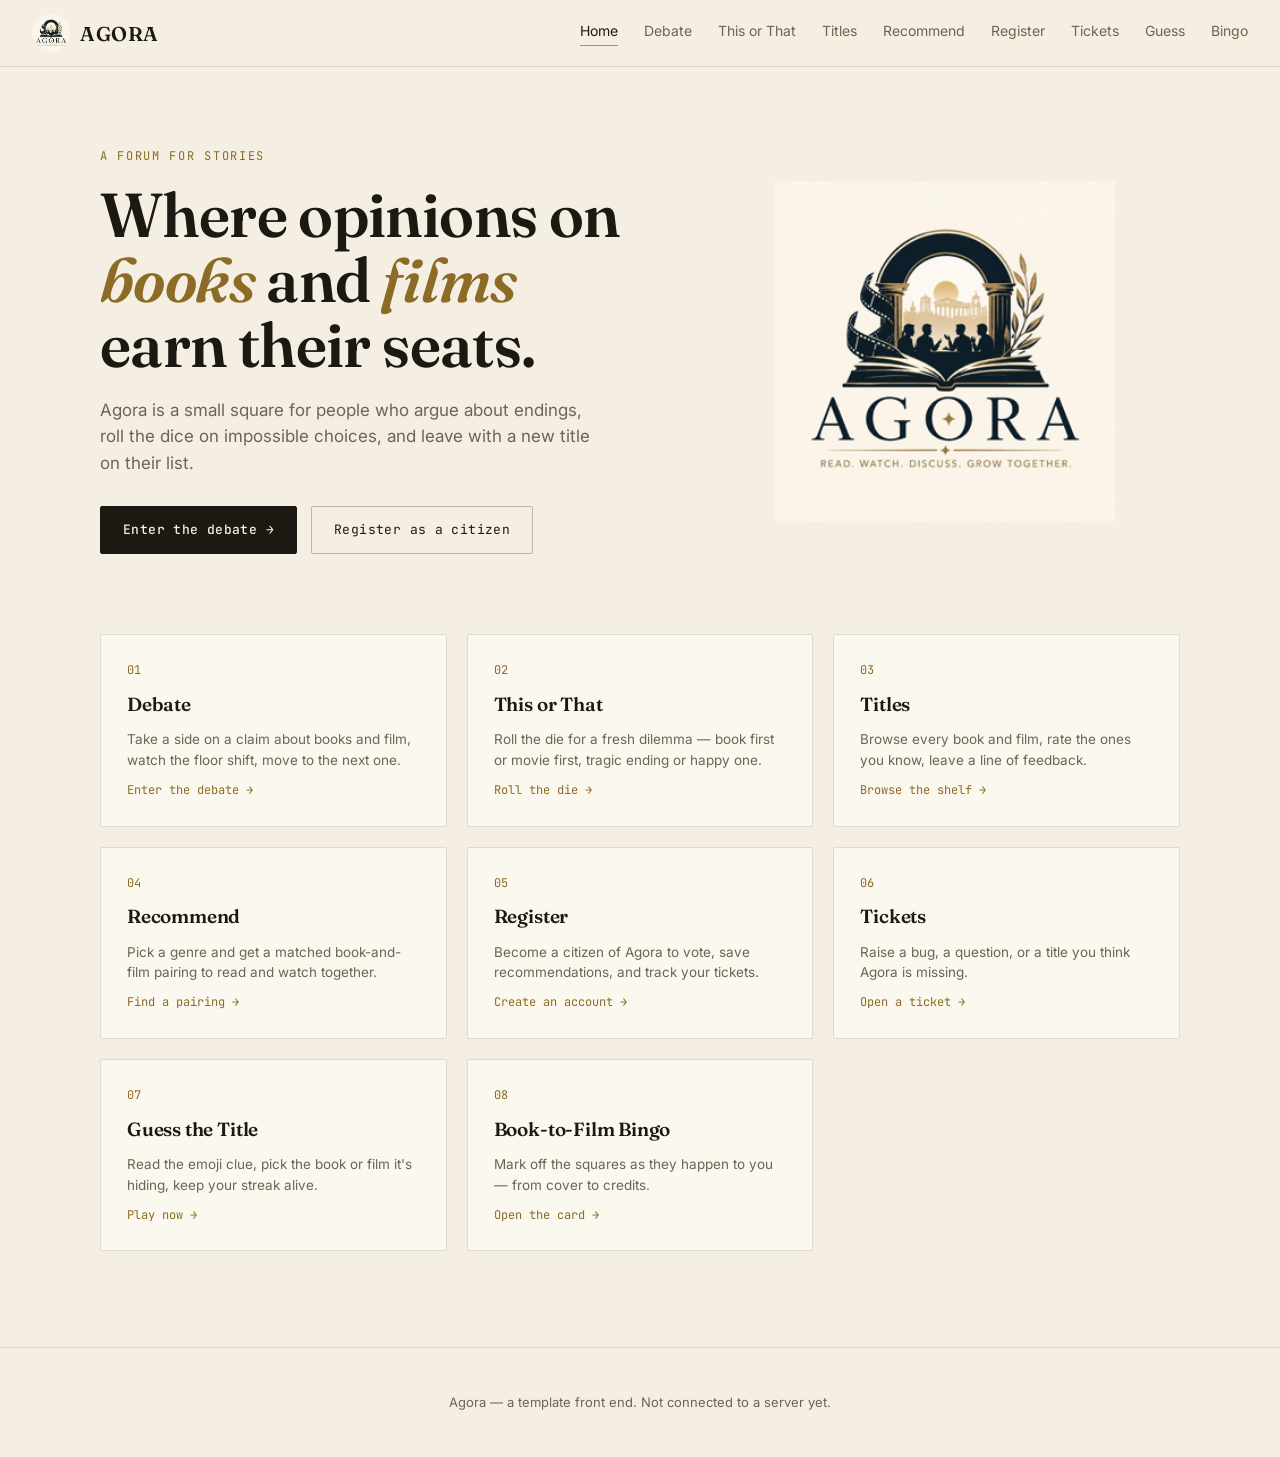
<file: Agora/agora-site/agora/index.html>
<!DOCTYPE html>
<html lang="en">
<head>
<meta charset="UTF-8">
<meta name="viewport" content="width=device-width, initial-scale=1.0">
<title>Agora — Read. Watch. Discuss. Grow together.</title>
<link rel="stylesheet" href="style.css">
</head>
<body>

<div class="topbar">
  <a class="brand" href="index.html"><img src="assets/logo.png" alt="Agora logo"><span>AGORA</span></a>
  <nav>
    <a href="index.html" class="active">Home</a>
    <a href="debate.html">Debate</a>
    <a href="dice.html">This or That</a>
    <a href="titles.html">Titles</a>
    <a href="recommend.html">Recommend</a>
    <a href="register.html">Register</a>
    <a href="tickets.html">Tickets</a>
    <a href="guess.html">Guess</a>
    <a href="bingo.html">Bingo</a>
  </nav>
</div>

<section class="hero">
  <div class="hero-grid">
    <div>
      <div class="eyebrow">A forum for stories</div>
      <h1>Where opinions on <em>books</em> and <em>films</em> earn their seats.</h1>
      <p>Agora is a small square for people who argue about endings, roll the dice on impossible choices, and leave with a new title on their list.</p>
      <div class="hero-cta">
        <a class="btn solid" href="debate.html">Enter the debate →</a>
        <a class="btn" href="register.html">Register as a citizen</a>
      </div>
    </div>
    <div class="hero-logo">
      <img src="assets/logo.png" alt="Agora — Read. Watch. Discuss. Grow together.">
    </div>
  </div>
</section>

<section class="feature-grid">
  <div class="fg-inner">
    <a class="fcard" href="debate.html">
      <span class="num">01</span>
      <h3>Debate</h3>
      <p>Take a side on a claim about books and film, watch the floor shift, move to the next one.</p>
      <span class="go">Enter the debate →</span>
    </a>
    <a class="fcard" href="dice.html">
      <span class="num">02</span>
      <h3>This or That</h3>
      <p>Roll the die for a fresh dilemma — book first or movie first, tragic ending or happy one.</p>
      <span class="go">Roll the die →</span>
    </a>
    <a class="fcard" href="titles.html">
      <span class="num">03</span>
      <h3>Titles</h3>
      <p>Browse every book and film, rate the ones you know, leave a line of feedback.</p>
      <span class="go">Browse the shelf →</span>
    </a>
    <a class="fcard" href="recommend.html">
      <span class="num">04</span>
      <h3>Recommend</h3>
      <p>Pick a genre and get a matched book-and-film pairing to read and watch together.</p>
      <span class="go">Find a pairing →</span>
    </a>
    <a class="fcard" href="register.html">
      <span class="num">05</span>
      <h3>Register</h3>
      <p>Become a citizen of Agora to vote, save recommendations, and track your tickets.</p>
      <span class="go">Create an account →</span>
    </a>
    <a class="fcard" href="tickets.html">
      <span class="num">06</span>
      <h3>Tickets</h3>
      <p>Raise a bug, a question, or a title you think Agora is missing.</p>
      <span class="go">Open a ticket →</span>
    </a>
    <a class="fcard" href="guess.html">
      <span class="num">07</span>
      <h3>Guess the Title</h3>
      <p>Read the emoji clue, pick the book or film it's hiding, keep your streak alive.</p>
      <span class="go">Play now →</span>
    </a>
    <a class="fcard" href="bingo.html">
      <span class="num">08</span>
      <h3>Book-to-Film Bingo</h3>
      <p>Mark off the squares as they happen to you — from cover to credits.</p>
      <span class="go">Open the card →</span>
    </a>
  </div>
</section>

<footer>Agora — a template front end. Not connected to a server yet.</footer>
</body>
</html>
</file>
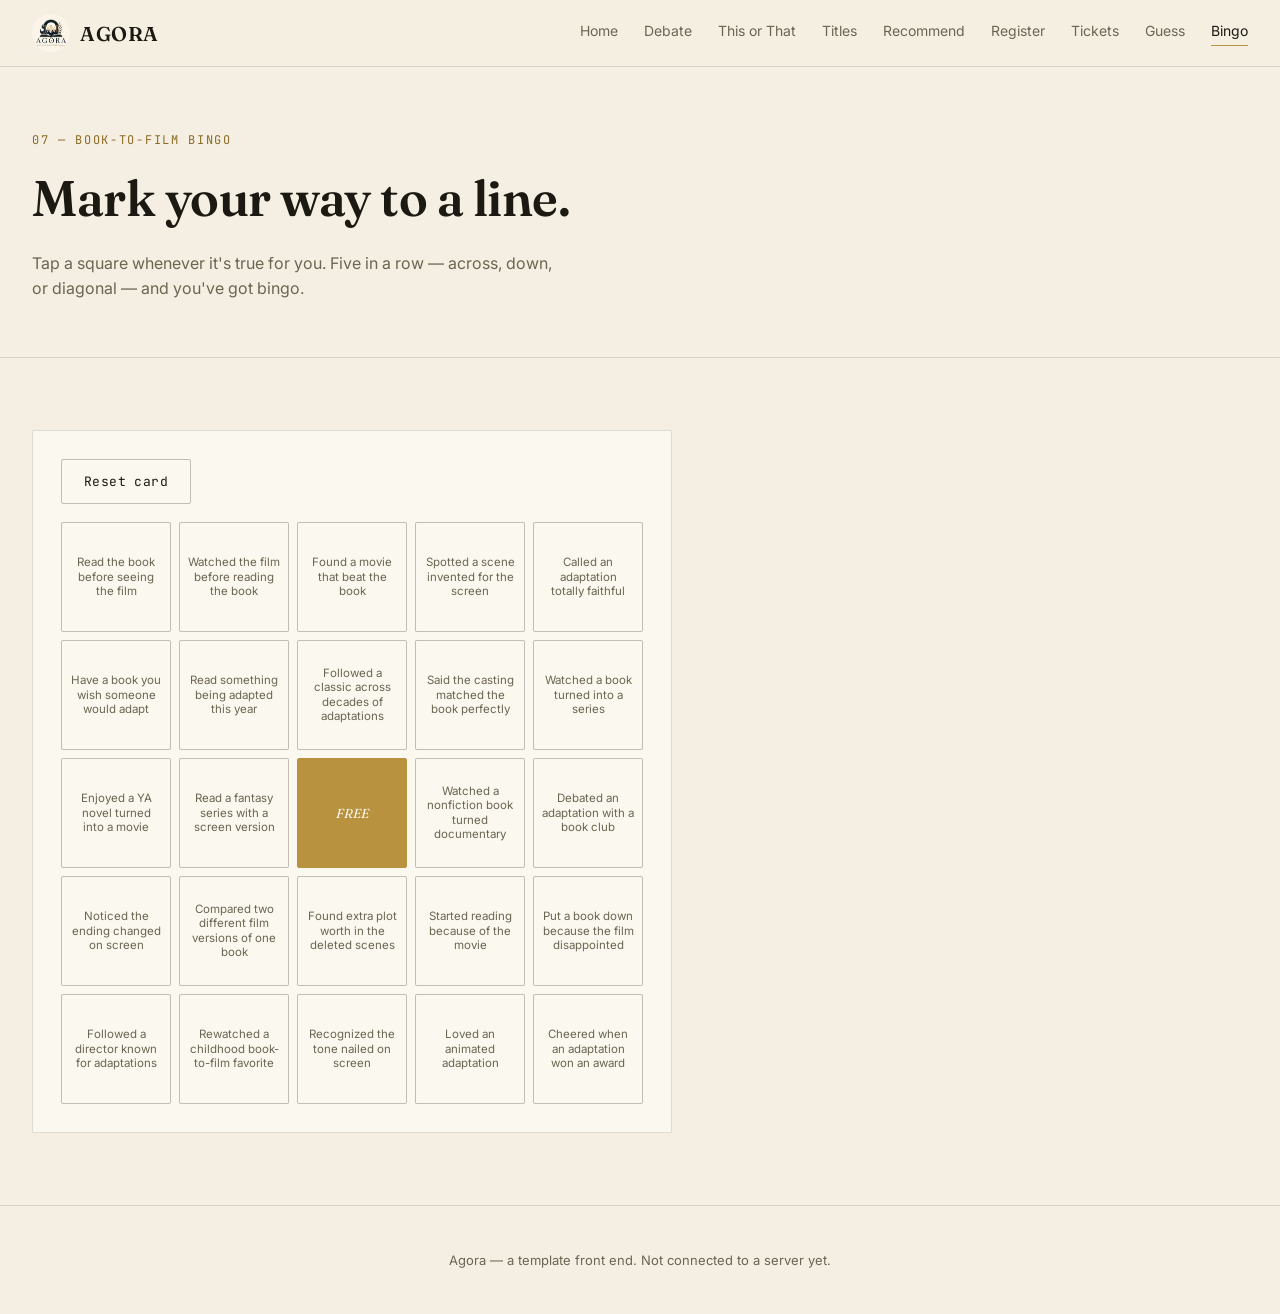
<file: Agora/agora-site/agora/bingo.html>
<!DOCTYPE html>
<html lang="en">
<head>
<meta charset="UTF-8">
<meta name="viewport" content="width=device-width, initial-scale=1.0">
<title>Book-to-Film Bingo — Agora</title>
<link rel="stylesheet" href="style.css">
</head>
<body>

<div class="topbar">
  <a class="brand" href="index.html"><img src="assets/logo.png" alt="Agora logo"><span>AGORA</span></a>
  <nav>
    <a href="index.html">Home</a>
    <a href="debate.html">Debate</a>
    <a href="dice.html">This or That</a>
    <a href="titles.html">Titles</a>
    <a href="recommend.html">Recommend</a>
    <a href="register.html">Register</a>
    <a href="tickets.html">Tickets</a>
    <a href="guess.html">Guess</a>
    <a href="bingo.html" class="active">Bingo</a>
  </nav>
</div>

<div class="pagehead">
  <div class="eyebrow">07 — Book-to-Film Bingo</div>
  <h1>Mark your way to a line.</h1>
  <p>Tap a square whenever it's true for you. Five in a row — across, down, or diagonal — and you've got bingo.</p>
</div>

<section class="stall">
  <div class="card bingo-wrap">
    <div class="bingo-top">
      <span class="bingo-banner" id="bingoBanner">Bingo! Five in a row.</span>
      <button class="btn" onclick="resetBingo()">Reset card</button>
    </div>
    <div class="bingo-grid" id="bingoGrid"></div>
  </div>
</section>

<footer>Agora — a template front end. Not connected to a server yet.</footer>
<script src="script.js"></script>
</body>
</html>
</file>
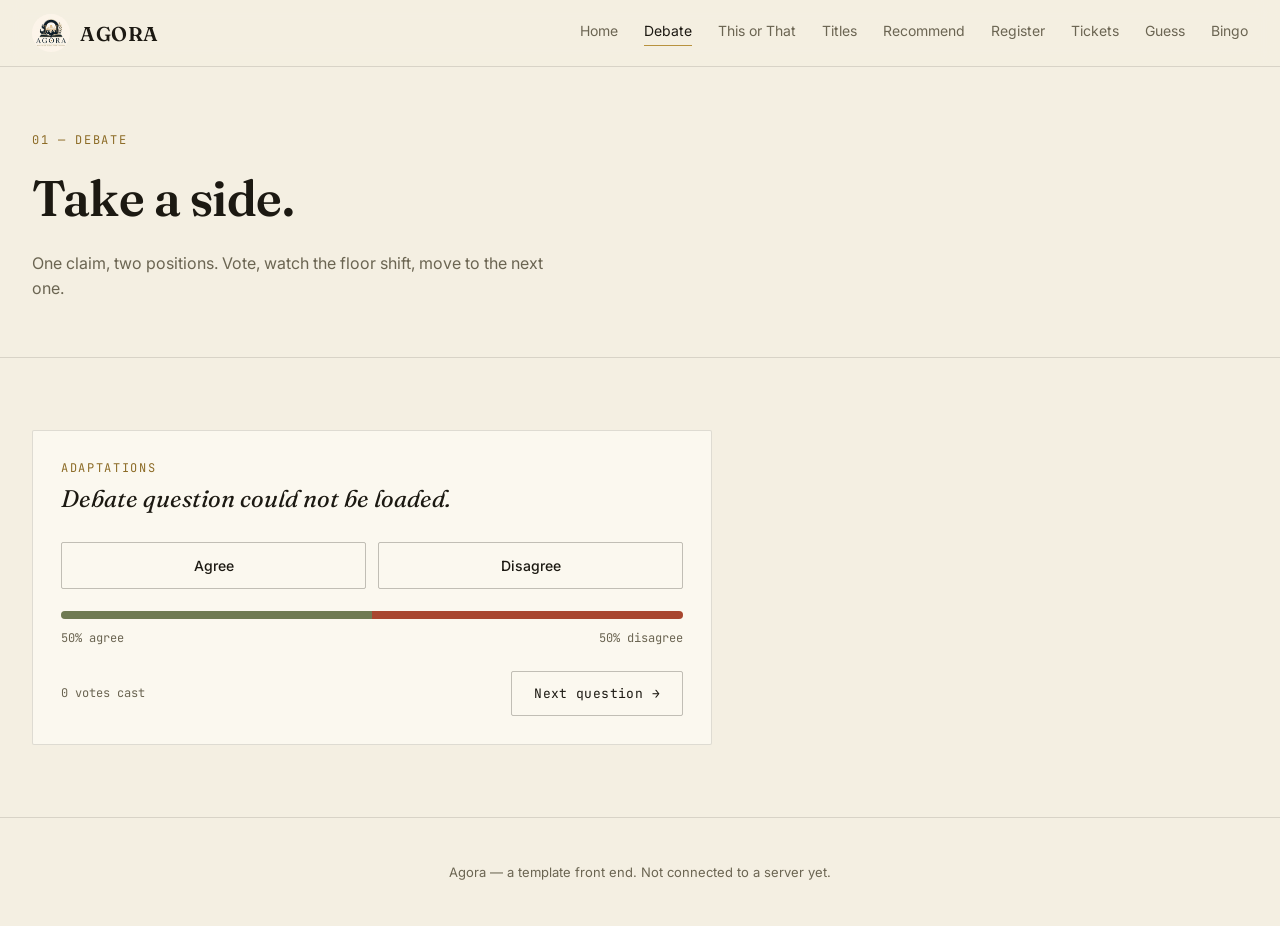
<file: Agora/agora-site/agora/debate.html>
<!DOCTYPE html>
<html lang="en">
<head>
<meta charset="UTF-8">
<meta name="viewport" content="width=device-width, initial-scale=1.0">
<title>Debate — Agora</title>
<link rel="stylesheet" href="style.css">
</head>
<body>

<div class="topbar">
  <a class="brand" href="index.html"><img src="assets/logo.png" alt="Agora logo"><span>AGORA</span></a>
  <nav>
    <a href="index.html">Home</a>
    <a href="debate.html" class="active">Debate</a>
    <a href="dice.html">This or That</a>
    <a href="titles.html">Titles</a>
    <a href="recommend.html">Recommend</a>
    <a href="register.html">Register</a>
    <a href="tickets.html">Tickets</a>
    <a href="guess.html">Guess</a>
    <a href="bingo.html">Bingo</a>
  </nav>
</div>

<div class="pagehead">
  <div class="eyebrow">01 — Debate</div>
  <h1>Take a side.</h1>
  <p>One claim, two positions. Vote, watch the floor shift, move to the next one.</p>
</div>

<section class="stall">
  <div class="card debate-card">
    <div class="eyebrow" id="debateTag">Adaptations</div>
    <div class="debate-q" id="debateQ">The movie adaptation can surpass the book.</div>
    <div class="vote-row">
      <button class="vote-btn agree" onclick="vote('agree')">Agree</button>
      <button class="vote-btn disagree" onclick="vote('disagree')">Disagree</button>
    </div>
    <div class="bar-track"><div class="bar-agree" id="barAgree" style="width:50%"></div><div class="bar-disagree" id="barDisagree" style="width:50%"></div></div>
    <div class="bar-meta"><span id="pctAgree">50% agree</span><span id="pctDisagree">50% disagree</span></div>
    <div class="debate-foot">
      <span class="tally" id="debateTally">0 votes cast</span>
      <button class="btn" onclick="nextDebate()">Next question →</button>
    </div>
  </div>
</section>

<footer>Agora — a template front end. Not connected to a server yet.</footer>
<script src="script.js"></script>
</body>
</html>
</file>
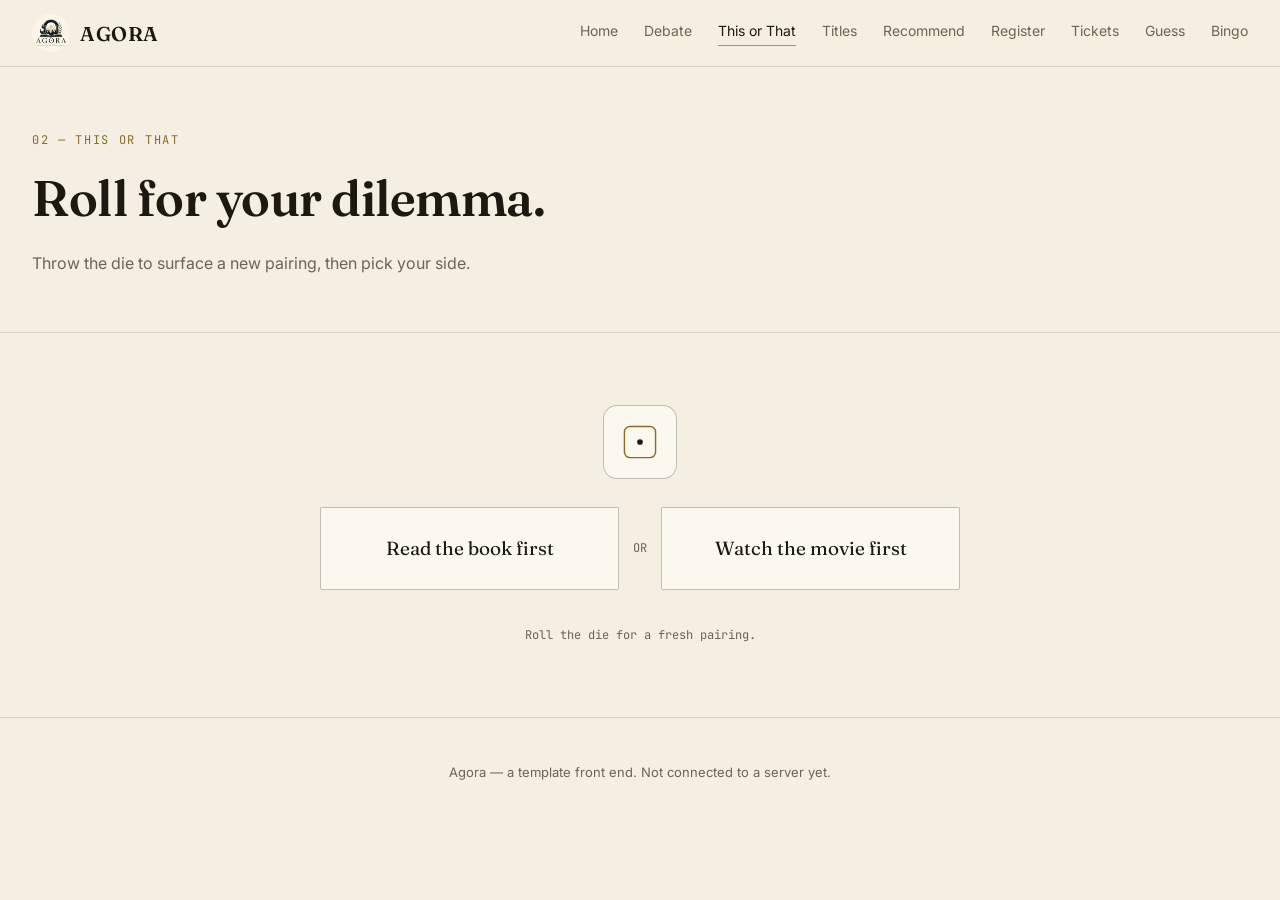
<file: Agora/agora-site/agora/dice.html>
<!DOCTYPE html>
<html lang="en">
<head>
<meta charset="UTF-8">
<meta name="viewport" content="width=device-width, initial-scale=1.0">
<title>This or That — Agora</title>
<link rel="stylesheet" href="style.css">
</head>
<body>

<div class="topbar">
  <a class="brand" href="index.html"><img src="assets/logo.png" alt="Agora logo"><span>AGORA</span></a>
  <nav>
    <a href="index.html">Home</a>
    <a href="debate.html">Debate</a>
    <a href="dice.html" class="active">This or That</a>
    <a href="titles.html">Titles</a>
    <a href="recommend.html">Recommend</a>
    <a href="register.html">Register</a>
    <a href="tickets.html">Tickets</a>
    <a href="guess.html">Guess</a>
    <a href="bingo.html">Bingo</a>
  </nav>
</div>

<div class="pagehead">
  <div class="eyebrow">02 — This or That</div>
  <h1>Roll for your dilemma.</h1>
  <p>Throw the die to surface a new pairing, then pick your side.</p>
</div>

<section class="stall">
  <div class="dice-zone">
    <div class="dice" id="diceBtn" onclick="rollDice()" role="button" aria-label="Roll the die" tabindex="0">
      <svg viewBox="0 0 24 24" id="diceFace">
        <rect x="1" y="1" width="22" height="22" rx="4" fill="none" stroke="var(--gold-dark)"/>
        <circle class="pip" cx="12" cy="12" r="2"/>
      </svg>
    </div>
    <div class="tot-pair">
      <div class="tot-option" id="totA" onclick="pickTot('a')">Read the book first</div>
      <div class="tot-vs">OR</div>
      <div class="tot-option" id="totB" onclick="pickTot('b')">Watch the movie first</div>
    </div>
    <div class="tot-result" id="totResult">Roll the die for a fresh pairing.</div>
  </div>
</section>

<footer>Agora — a template front end. Not connected to a server yet.</footer>
<script src="script.js"></script>
</body>
</html>
</file>
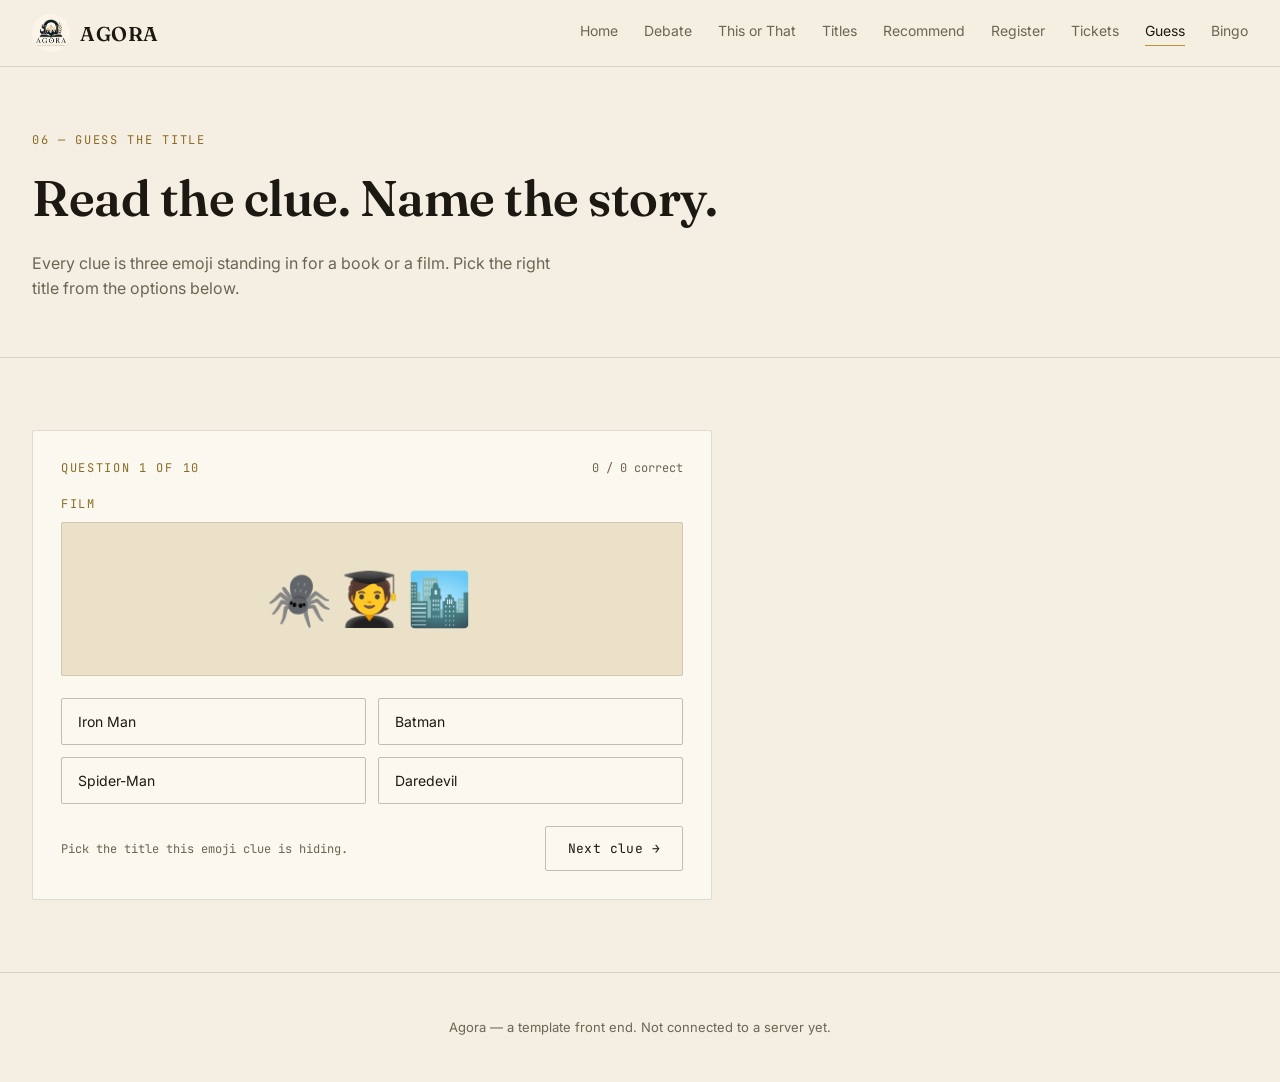
<file: Agora/agora-site/agora/guess.html>
<!DOCTYPE html>
<html lang="en">
<head>
<meta charset="UTF-8">
<meta name="viewport" content="width=device-width, initial-scale=1.0">
<title>Guess the Title — Agora</title>
<link rel="stylesheet" href="style.css">
</head>
<body>

<div class="topbar">
  <a class="brand" href="index.html"><img src="assets/logo.png" alt="Agora logo"><span>AGORA</span></a>
  <nav>
    <a href="index.html">Home</a>
    <a href="debate.html">Debate</a>
    <a href="dice.html">This or That</a>
    <a href="titles.html">Titles</a>
    <a href="recommend.html">Recommend</a>
    <a href="register.html">Register</a>
    <a href="tickets.html">Tickets</a>
    <a href="guess.html" class="active">Guess</a>
    <a href="bingo.html">Bingo</a>
  </nav>
</div>

<div class="pagehead">
  <div class="eyebrow">06 — Guess the Title</div>
  <h1>Read the clue. Name the story.</h1>
  <p>Every clue is three emoji standing in for a book or a film. Pick the right title from the options below.</p>
</div>

<section class="stall">
  <div class="card guess-card">
    <div class="guess-progress">
      <span class="eyebrow" id="guessCount">Question 1 of 10</span>
      <span class="score-pill" id="scorePill">0 / 0 correct</span>
    </div>
    <div class="eyebrow" id="guessType" style="margin-bottom:8px;">Film</div>
    <div class="emoji-clue" id="emojiClue">🕷️🧑‍🎓🏙️</div>
    <div class="option-grid" id="optionGrid"></div>
    <div class="guess-foot">
      <span class="guess-feedback" id="guessFeedback">Pick the title this emoji clue is hiding.</span>
      <button class="btn" onclick="nextGuess()">Next clue →</button>
    </div>
  </div>
</section>

<footer>Agora — a template front end. Not connected to a server yet.</footer>
<script src="script.js"></script>
</body>
</html>
</file>
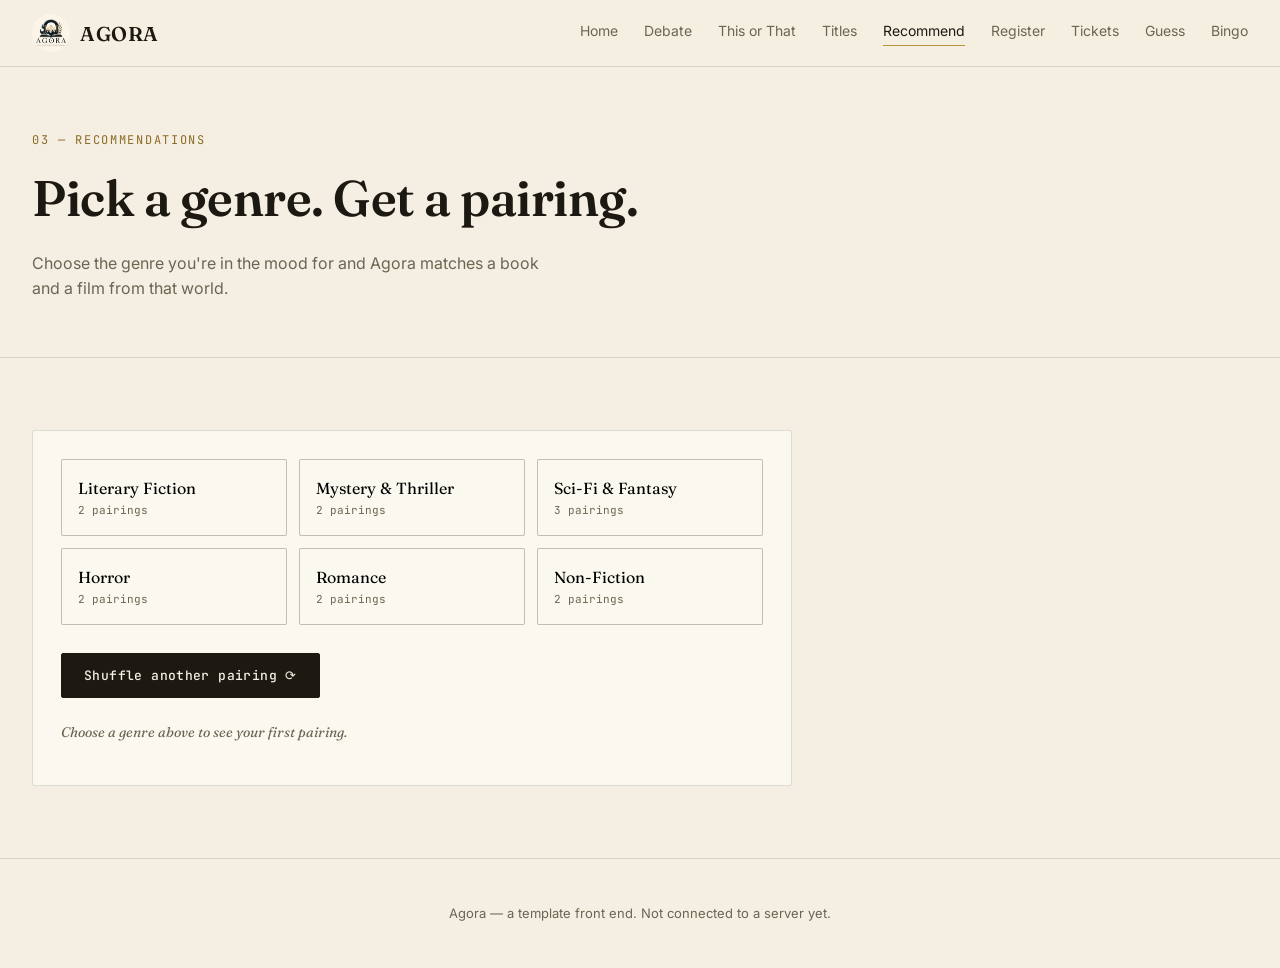
<file: Agora/agora-site/agora/recommend.html>
<!DOCTYPE html>
<html lang="en">
<head>
<meta charset="UTF-8">
<meta name="viewport" content="width=device-width, initial-scale=1.0">
<title>Recommend — Agora</title>
<link rel="stylesheet" href="style.css">
</head>
<body>

<div class="topbar">
  <a class="brand" href="index.html"><img src="assets/logo.png" alt="Agora logo"><span>AGORA</span></a>
  <nav>
    <a href="index.html">Home</a>
    <a href="debate.html">Debate</a>
    <a href="dice.html">This or That</a>
    <a href="titles.html">Titles</a>
    <a href="recommend.html" class="active">Recommend</a>
    <a href="register.html">Register</a>
    <a href="tickets.html">Tickets</a>
    <a href="guess.html">Guess</a>
    <a href="bingo.html">Bingo</a>
  </nav>
</div>

<div class="pagehead">
  <div class="eyebrow">03 — Recommendations</div>
  <h1>Pick a genre. Get a pairing.</h1>
  <p>Choose the genre you're in the mood for and Agora matches a book and a film from that world.</p>
</div>

<section class="stall">
  <div class="card" style="max-width:760px;">
    <div class="genre-grid" id="genreGrid"></div>
    <div class="rec-actions">
      <button class="btn solid" onclick="shufflePairing()">Shuffle another pairing ⟳</button>
    </div>
    <p class="rec-empty" id="recEmpty">Choose a genre above to see your first pairing.</p>
    <div class="rec-result" id="recResult">
      <div class="rec-item">
        <span class="eyebrow" id="recGenre">Genre</span>
        <h3 id="recBook">—</h3>
        <p id="recBookNote">—</p>
      </div>
      <div class="rec-item">
        <span class="eyebrow">Film</span>
        <h3 id="recFilm">—</h3>
        <p id="recFilmNote">—</p>
      </div>
    </div>
  </div>
</section>

<footer>Agora — a template front end. Not connected to a server yet.</footer>
<script src="script.js"></script>
</body>
</html>
</file>
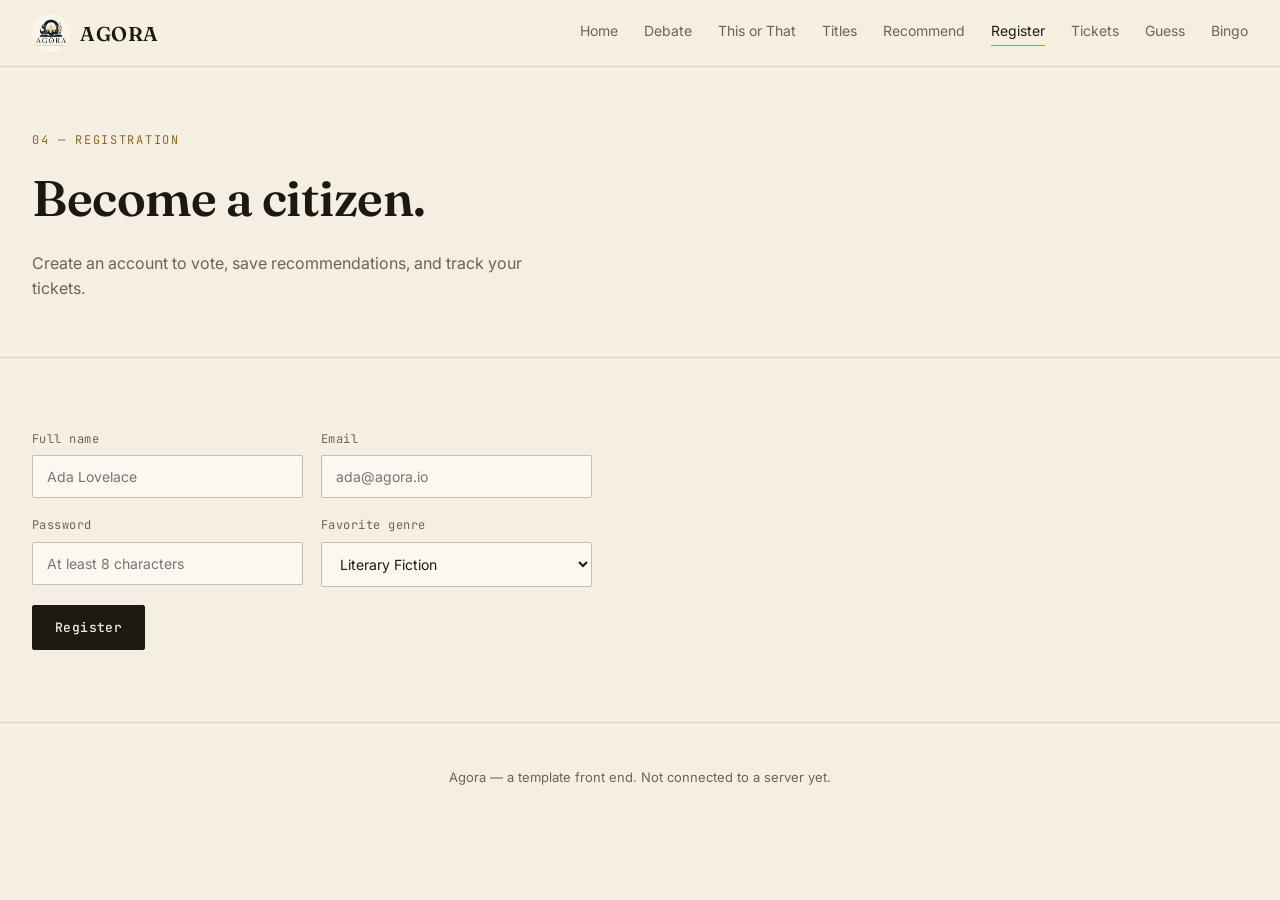
<file: Agora/agora-site/agora/register.html>
<!DOCTYPE html>
<html lang="en">
<head>
<meta charset="UTF-8">
<meta name="viewport" content="width=device-width, initial-scale=1.0">
<title>Register — Agora</title>
<link rel="stylesheet" href="style.css">
</head>
<body>

<div class="topbar">
  <a class="brand" href="index.html"><img src="assets/logo.png" alt="Agora logo"><span>AGORA</span></a>
  <nav>
    <a href="index.html">Home</a>
    <a href="debate.html">Debate</a>
    <a href="dice.html">This or That</a>
    <a href="titles.html">Titles</a>
    <a href="recommend.html">Recommend</a>
    <a href="register.html" class="active">Register</a>
    <a href="tickets.html">Tickets</a>
    <a href="guess.html">Guess</a>
    <a href="bingo.html">Bingo</a>
  </nav>
</div>

<div class="pagehead">
  <div class="eyebrow">04 — Registration</div>
  <h1>Become a citizen.</h1>
  <p>Create an account to vote, save recommendations, and track your tickets.</p>
</div>

<section class="stall">
  <form class="form-grid" id="registerForm" onsubmit="submitRegister(event)">
    <div class="field">
      <label for="regName">Full name</label>
      <input id="regName" required placeholder="Ada Lovelace">
    </div>
    <div class="field">
      <label for="regEmail">Email</label>
      <input id="regEmail" type="email" required placeholder="ada@agora.io">
    </div>
    <div class="field">
      <label for="regPass">Password</label>
      <input id="regPass" type="password" required minlength="8" placeholder="At least 8 characters">
    </div>
    <div class="field">
      <label for="regGenre">Favorite genre</label>
      <select id="regGenre">
        <option>Literary Fiction</option>
        <option>Mystery & Thriller</option>
        <option>Sci-Fi & Fantasy</option>
        <option>Horror</option>
        <option>Romance</option>
        <option>Non-Fiction</option>
      </select>
    </div>
    <div class="field full">
      <button class="btn solid" type="submit" style="width:fit-content;">Register</button>
    </div>
  </form>
  <div class="success" id="registerSuccess">
    <h3>Welcome to the square.</h3>
    <p id="successMsg">Your seat is reserved. You can now vote, roll, and open tickets.</p>
  </div>
</section>

<footer>Agora — a template front end. Not connected to a server yet.</footer>
<script src="script.js"></script>
</body>
</html>
</file>
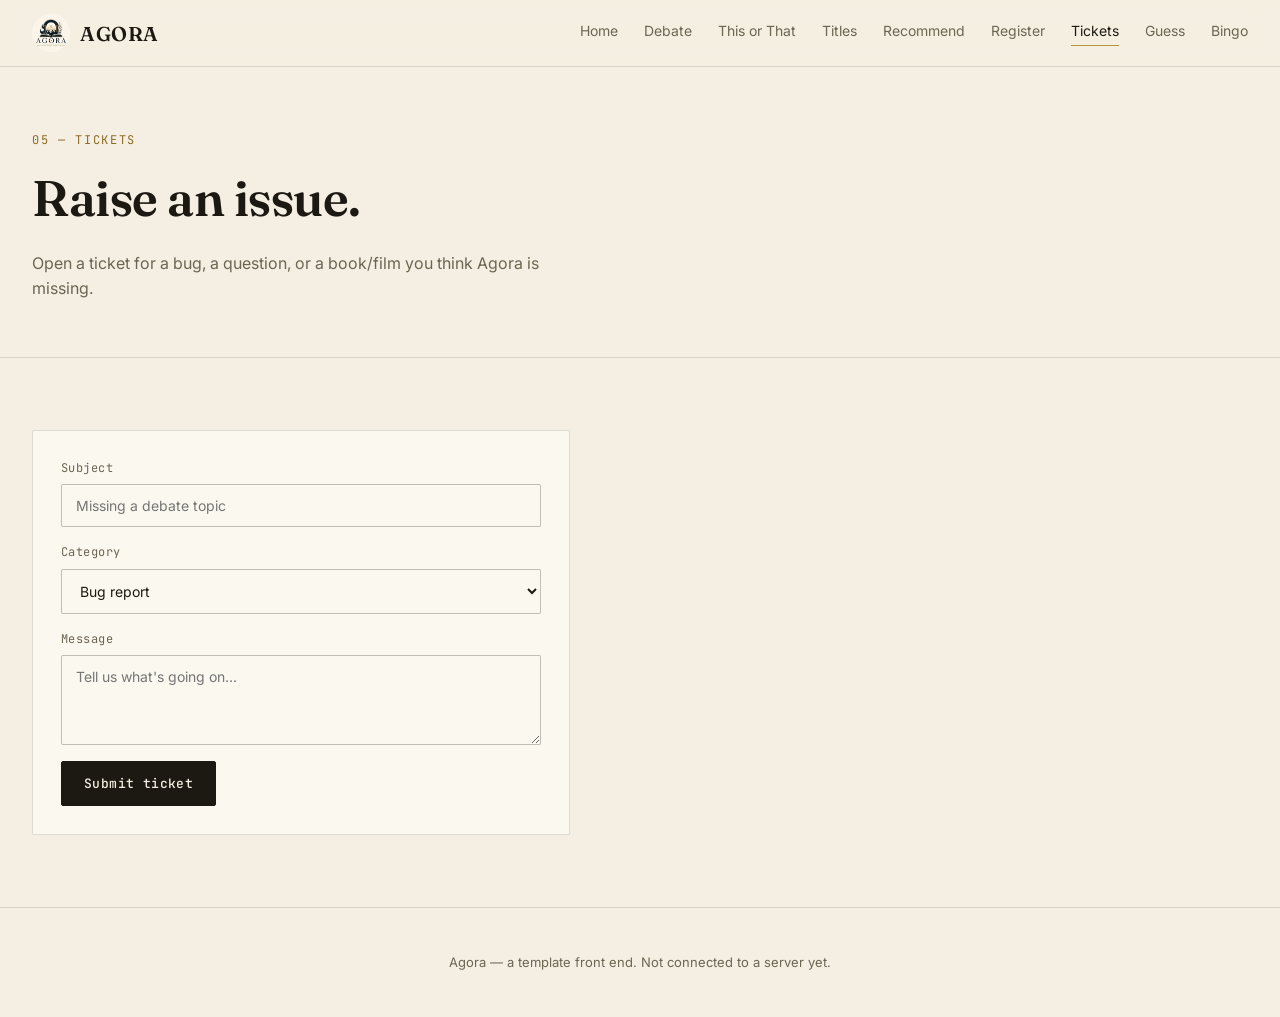
<file: Agora/agora-site/agora/tickets.html>
<!DOCTYPE html>
<html lang="en">
<head>
<meta charset="UTF-8">
<meta name="viewport" content="width=device-width, initial-scale=1.0">
<title>Tickets — Agora</title>
<link rel="stylesheet" href="style.css">
</head>
<body>

<div class="topbar">
  <a class="brand" href="index.html"><img src="assets/logo.png" alt="Agora logo"><span>AGORA</span></a>
  <nav>
    <a href="index.html">Home</a>
    <a href="debate.html">Debate</a>
    <a href="dice.html">This or That</a>
    <a href="titles.html">Titles</a>
    <a href="recommend.html">Recommend</a>
    <a href="register.html">Register</a>
    <a href="tickets.html" class="active">Tickets</a>
    <a href="guess.html">Guess</a>
    <a href="bingo.html">Bingo</a>
  </nav>
</div>

<div class="pagehead">
  <div class="eyebrow">05 — Tickets</div>
  <h1>Raise an issue.</h1>
  <p>Open a ticket for a bug, a question, or a book/film you think Agora is missing.</p>
</div>

<section class="stall">
  <div class="ticket-layout">
    <form class="card" style="display:flex;flex-direction:column;gap:16px;" onsubmit="submitTicket(event)">
      <div class="field">
        <label for="tkSubject">Subject</label>
        <input id="tkSubject" required placeholder="Missing a debate topic">
      </div>
      <div class="field">
        <label for="tkCategory">Category</label>
        <select id="tkCategory">
          <option>Bug report</option>
          <option>Content suggestion</option>
          <option>Account issue</option>
          <option>Other</option>
        </select>
      </div>
      <div class="field">
        <label for="tkMessage">Message</label>
        <textarea id="tkMessage" required placeholder="Tell us what's going on..."></textarea>
      </div>
      <button class="btn solid" type="submit" style="width:fit-content;">Submit ticket</button>
    </form>
    <div class="ticket-list" id="ticketList"></div>
  </div>
</section>

<footer>Agora — a template front end. Not connected to a server yet.</footer>
<script src="script.js"></script>
</body>
</html>
</file>
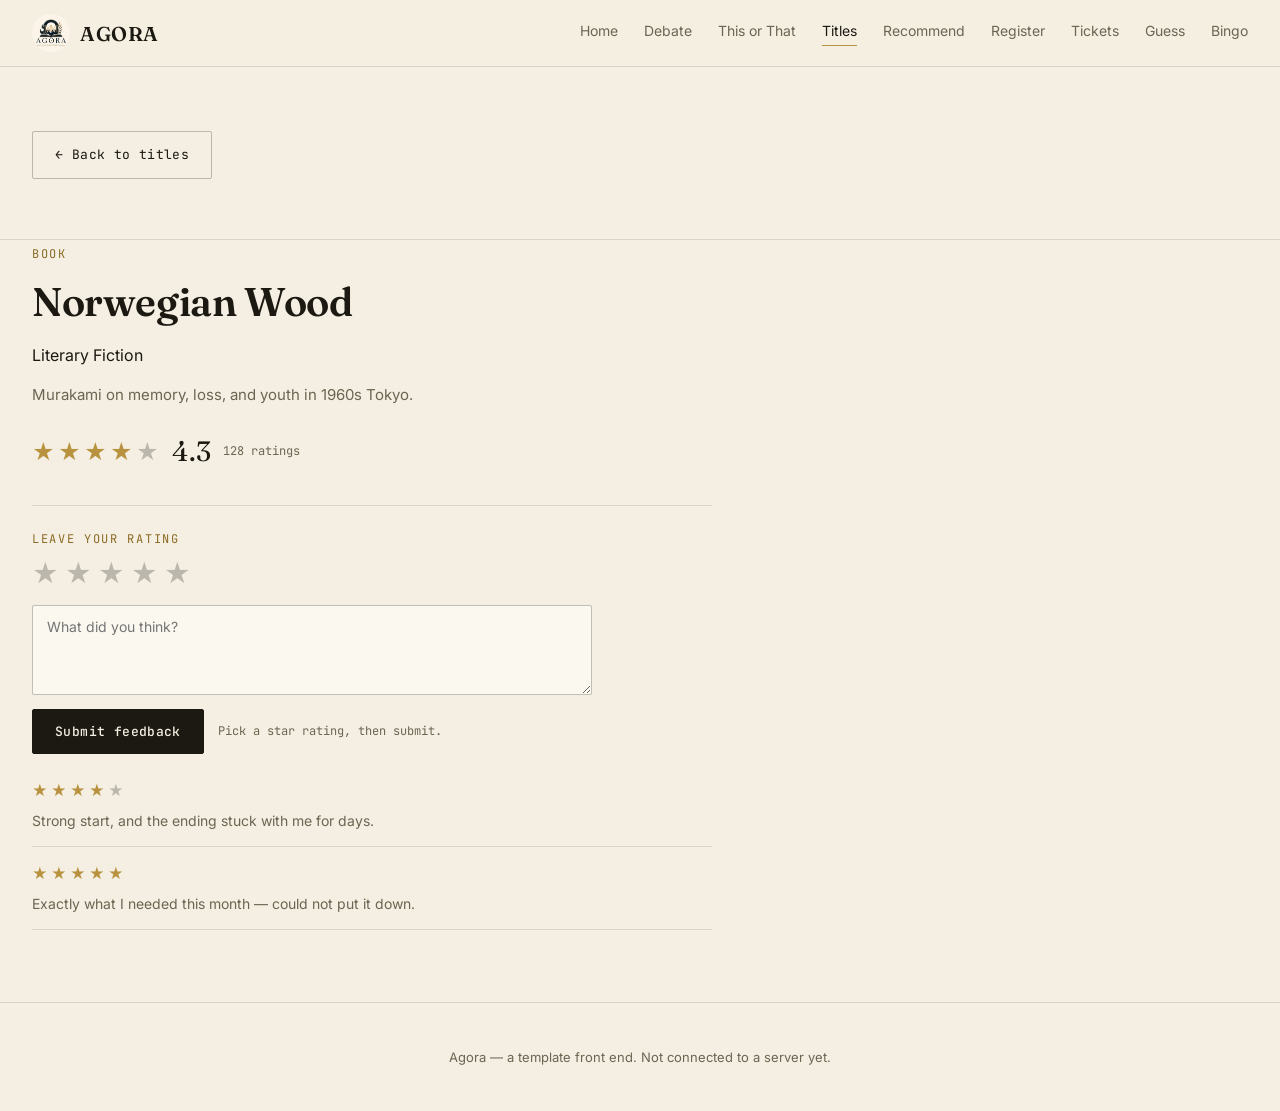
<file: Agora/agora-site/agora/title.html>
<!DOCTYPE html>
<html lang="en">
<head>
<meta charset="UTF-8">
<meta name="viewport" content="width=device-width, initial-scale=1.0">
<title>Title — Agora</title>
<link rel="stylesheet" href="style.css">
</head>
<body>

<div class="topbar">
  <a class="brand" href="index.html"><img src="assets/logo.png" alt="Agora logo"><span>AGORA</span></a>
  <nav>
    <a href="index.html">Home</a>
    <a href="debate.html">Debate</a>
    <a href="dice.html">This or That</a>
    <a href="titles.html" class="active">Titles</a>
    <a href="recommend.html">Recommend</a>
    <a href="register.html">Register</a>
    <a href="tickets.html">Tickets</a>
    <a href="guess.html">Guess</a>
    <a href="bingo.html">Bingo</a>
  </nav>
</div>

<div class="pagehead">
  <a class="btn" href="titles.html" style="margin-bottom:20px;display:inline-flex;">← Back to titles</a>
</div>

<section class="stall" style="padding-top:0;">
  <div class="title-detail" id="titleDetail">
    <span class="eyebrow" id="titleType">Book</span>
    <h1 id="titleName">—</h1>
    <span class="genre-tag" id="titleGenre">—</span>
    <p class="blurb" id="titleBlurb">—</p>

    <div class="rating-summary">
      <span class="stars" id="avgStars" style="font-size:22px;"></span>
      <span class="avg" id="avgNum">—</span>
      <span class="count" id="ratingCount">—</span>
    </div>

    <form class="feedback-form" id="feedbackForm" onsubmit="submitFeedback(event)">
      <div class="eyebrow">Leave your rating</div>
      <div class="star-input" id="starInput"></div>
      <div class="field full" style="max-width:560px;">
        <textarea id="feedbackText" placeholder="What did you think?"></textarea>
      </div>
      <div style="display:flex;align-items:center;gap:14px;margin-top:14px;flex-wrap:wrap;">
        <button class="btn solid" type="submit">Submit feedback</button>
        <span class="tally" id="feedbackHint">Pick a star rating, then submit.</span>
      </div>
    </form>

    <div class="review-list" id="reviewList"></div>
  </div>
</section>

<footer>Agora — a template front end. Not connected to a server yet.</footer>
<script src="script.js"></script>
</body>
</html>
</file>
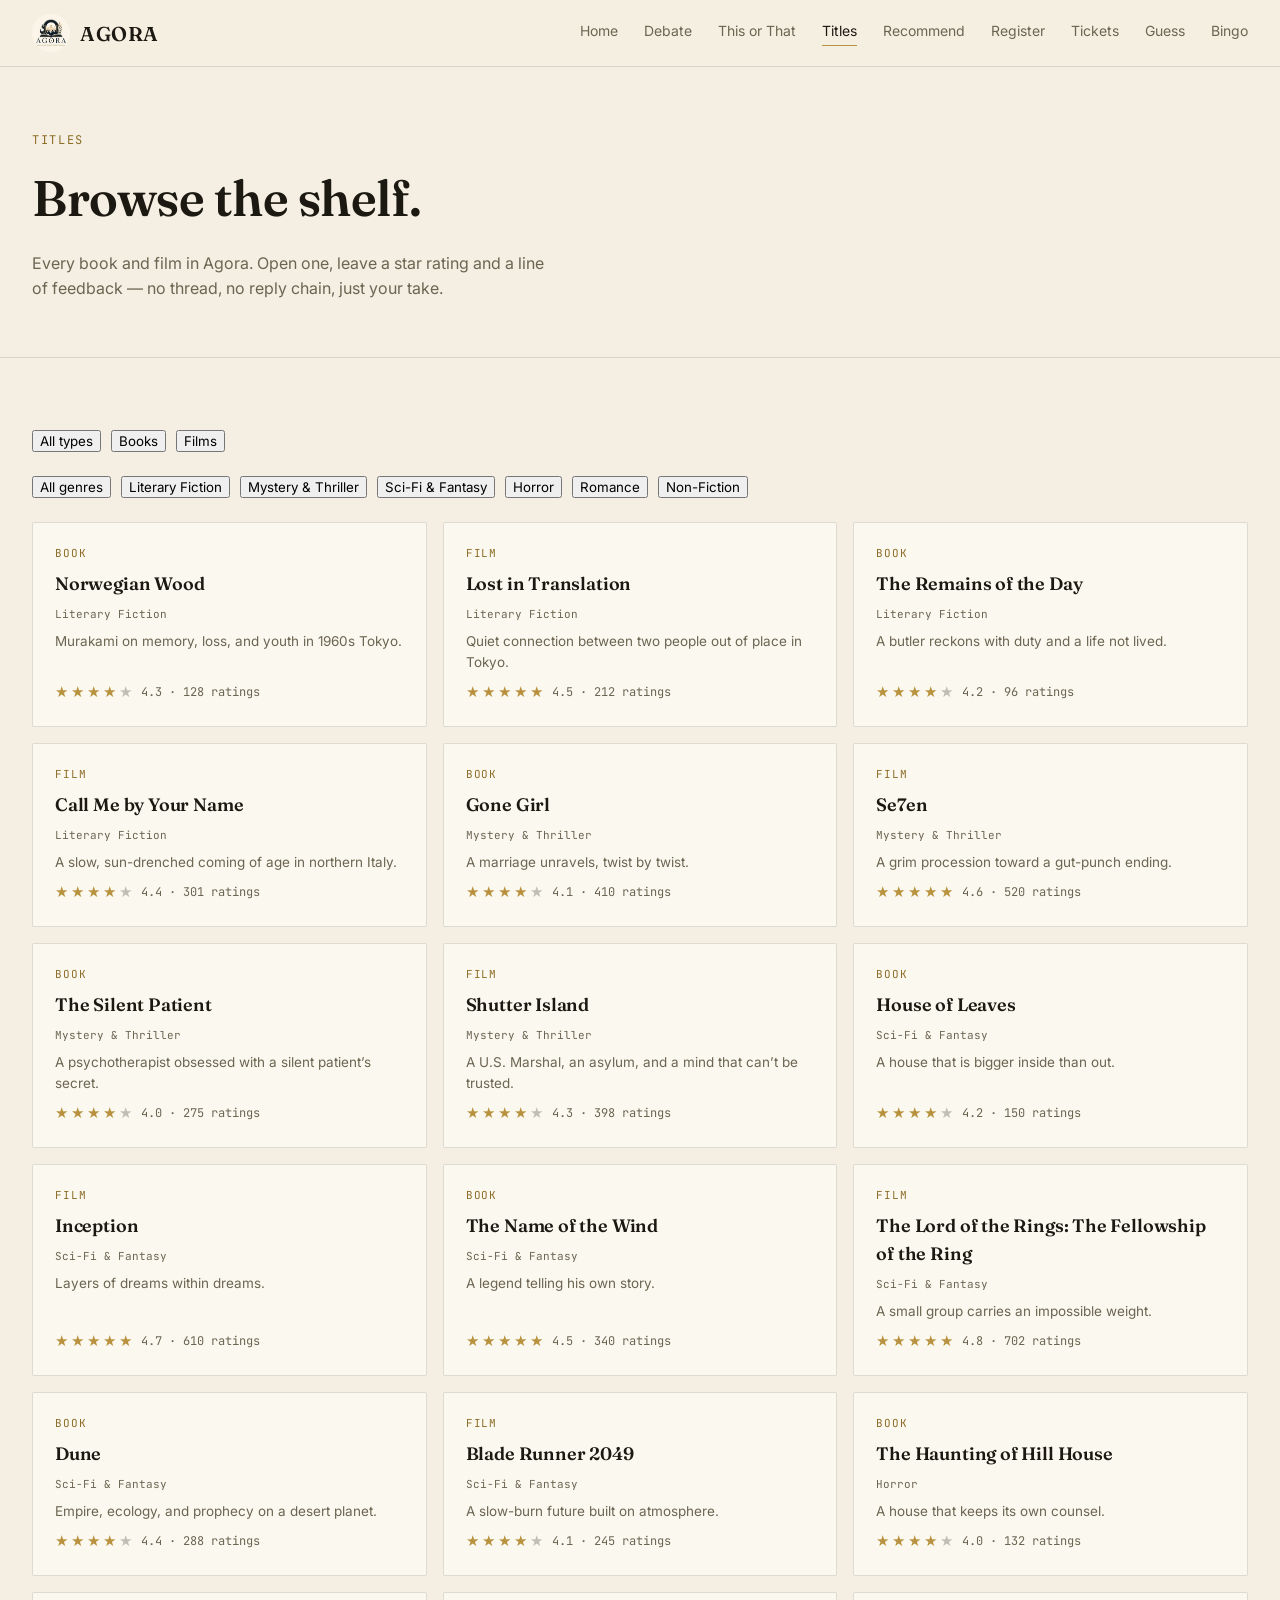
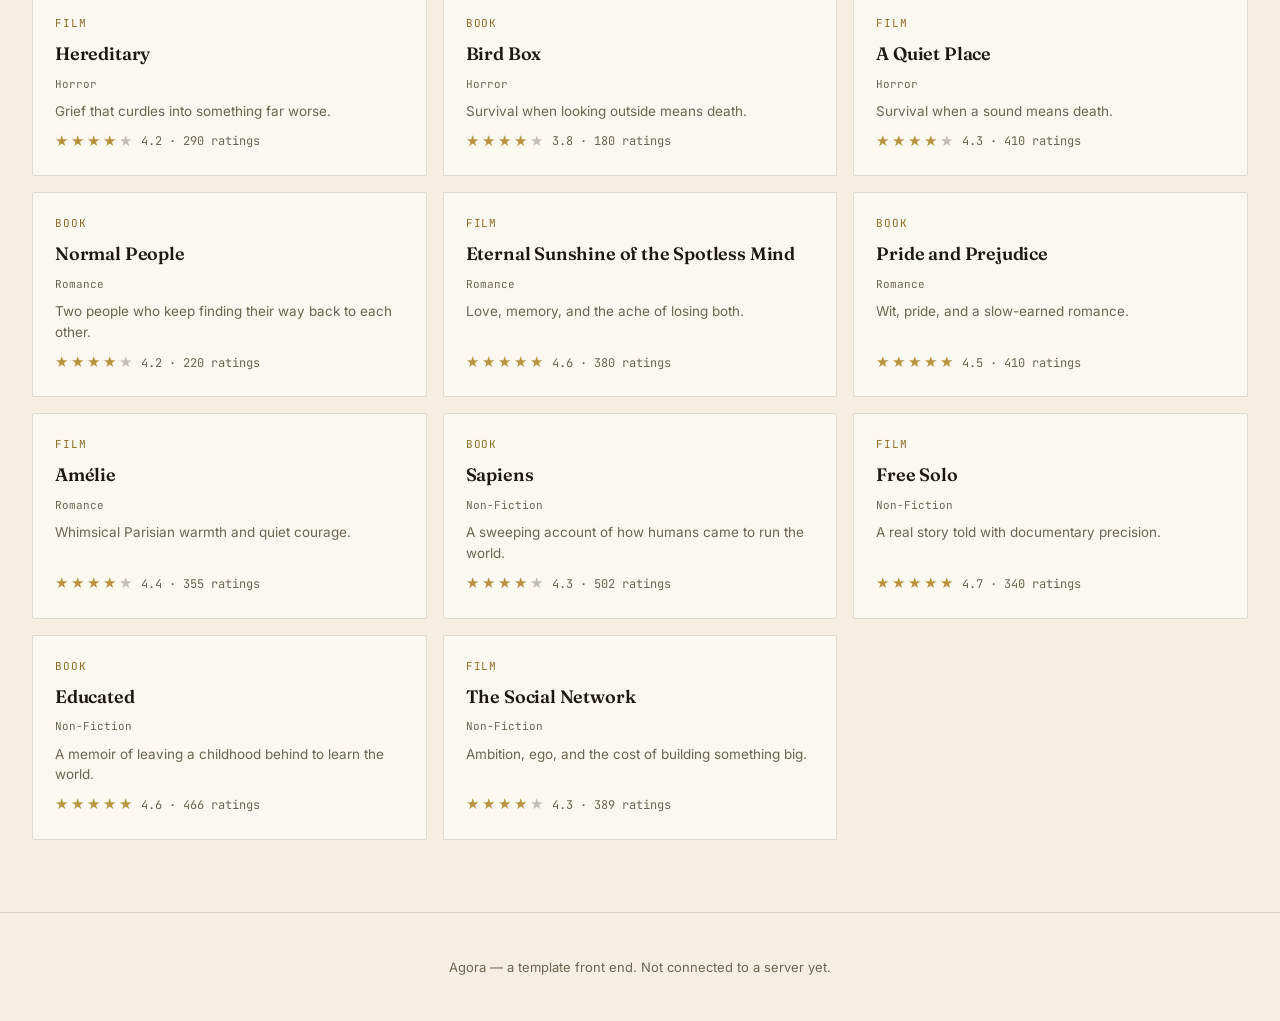
<file: Agora/agora-site/agora/titles.html>
<!DOCTYPE html>
<html lang="en">
<head>
<meta charset="UTF-8">
<meta name="viewport" content="width=device-width, initial-scale=1.0">
<title>Titles — Agora</title>
<link rel="stylesheet" href="style.css">
</head>
<body>

<div class="topbar">
  <a class="brand" href="index.html"><img src="assets/logo.png" alt="Agora logo"><span>AGORA</span></a>
  <nav>
    <a href="index.html">Home</a>
    <a href="debate.html">Debate</a>
    <a href="dice.html">This or That</a>
    <a href="titles.html" class="active">Titles</a>
    <a href="recommend.html">Recommend</a>
    <a href="register.html">Register</a>
    <a href="tickets.html">Tickets</a>
    <a href="guess.html">Guess</a>
    <a href="bingo.html">Bingo</a>
  </nav>
</div>

<div class="pagehead">
  <div class="eyebrow">Titles</div>
  <h1>Browse the shelf.</h1>
  <p>Every book and film in Agora. Open one, leave a star rating and a line of feedback — no thread, no reply chain, just your take.</p>
</div>

<section class="stall">
  <div class="title-filter" id="typeFilter"></div>
  <div class="title-filter" id="genreFilter"></div>
  <div class="title-grid" id="titleGrid"></div>
</section>

<footer>Agora — a template front end. Not connected to a server yet.</footer>
<script src="script.js"></script>
</body>
</html>
</file>
<file: Agora/agora-site/agora/style.css>
@import url('https://fonts.googleapis.com/css2?family=Fraunces:ital,opsz,wght@0,9..144,400;0,9..144,600;0,9..144,700;1,9..144,500&family=Inter:wght@400;500;600&family=JetBrains+Mono:wght@400;500&display=swap');

:root{
  --cream:#F4EFE2;
  --cream-2:#EAE1C8;
  --paper:#FBF8EF;
  --ink:#1C1912;
  --ink-dim:#6b6552;
  --gold:#B8923F;
  --gold-dark:#8C6B26;
  --clay:#A8462F;
  --olive:#6F7A52;
  --line:rgba(28,25,18,0.13);
  --line-strong:rgba(28,25,18,0.26);
  --radius:2px;
}
*{box-sizing:border-box;}
html{scroll-behavior:smooth;}
body{
  margin:0;
  background:var(--cream);
  color:var(--ink);
  font-family:'Inter',sans-serif;
  line-height:1.55;
  -webkit-font-smoothing:antialiased;
}
h1,h2,h3{font-family:'Fraunces',serif;font-weight:600;margin:0;letter-spacing:-0.01em;}
.eyebrow{font-family:'JetBrains Mono',monospace;font-size:12px;letter-spacing:0.14em;text-transform:uppercase;color:var(--gold-dark);}
a{color:inherit;}
button{font-family:inherit;}
::selection{background:var(--gold);color:var(--paper);}
:focus-visible{outline:2px solid var(--gold-dark);outline-offset:3px;}
img{max-width:100%;display:block;}
.wrap{max-width:1080px;margin:0 auto;padding:0 32px;}

/* Topbar */
.topbar{
  position:sticky;top:0;z-index:50;
  display:flex;align-items:center;justify-content:space-between;
  padding:14px 32px;
  background:rgba(244,239,226,0.9);
  backdrop-filter:blur(10px);
  border-bottom:1px solid var(--line);
}
.brand{display:flex;align-items:center;gap:10px;text-decoration:none;}
.brand img{width:38px;height:38px;border-radius:50%;}
.brand span{font-family:'Fraunces',serif;font-size:20px;font-weight:600;letter-spacing:0.03em;}
nav{display:flex;gap:26px;font-size:14px;}
nav a{text-decoration:none;color:var(--ink-dim);padding-bottom:3px;border-bottom:1px solid transparent;transition:color .2s,border-color .2s;}
nav a:hover,nav a.active{color:var(--ink);border-color:var(--gold);}

/* Buttons */
.btn{
  font-family:'JetBrains Mono',monospace;font-size:13px;letter-spacing:0.03em;
  padding:13px 22px;border-radius:var(--radius);cursor:pointer;
  border:1px solid var(--line-strong);background:transparent;color:var(--ink);
  transition:background .2s,border-color .2s,color .2s,transform .15s;
  text-decoration:none;display:inline-flex;align-items:center;gap:8px;
}
.btn:hover{border-color:var(--gold-dark);color:var(--gold-dark);}
.btn.solid{background:var(--ink);border-color:var(--ink);color:var(--cream);font-weight:500;}
.btn.solid:hover{background:#332e20;transform:translateY(-1px);}
.btn:active{transform:translateY(0);}

/* Page header (non-home pages) */
.pagehead{padding:64px 32px 40px;border-bottom:1px solid var(--line);}
.pagehead .eyebrow{margin-bottom:10px;}
.pagehead h1{font-size:clamp(32px,4.4vw,50px);}
.pagehead p{color:var(--ink-dim);max-width:52ch;margin-top:14px;font-size:16px;}

/* Hero (home) */
.hero{padding:80px 32px 64px;}
.hero-grid{max-width:1080px;margin:0 auto;display:grid;grid-template-columns:1fr 0.85fr;gap:56px;align-items:center;}
.hero h1{font-size:clamp(38px,5vw,62px);line-height:1.05;margin:16px 0 20px;}
.hero h1 em{color:var(--gold-dark);font-style:italic;}
.hero p{max-width:46ch;color:var(--ink-dim);font-size:17px;}
.hero-cta{display:flex;gap:14px;margin-top:30px;flex-wrap:wrap;}
.hero-logo{display:flex;justify-content:center;}
.hero-logo img{width:100%;max-width:340px;}

/* Feature grid on home */
.feature-grid{padding:16px 32px 96px;}
.fg-inner{max-width:1080px;margin:0 auto;display:grid;grid-template-columns:repeat(3,1fr);gap:20px;}
.fcard{
  background:var(--paper);border:1px solid var(--line);border-radius:var(--radius);
  padding:26px;text-decoration:none;color:var(--ink);
  transition:border-color .2s,transform .2s;display:flex;flex-direction:column;gap:10px;
}
.fcard:hover{border-color:var(--gold);transform:translateY(-2px);}
.fcard .num{font-family:'JetBrains Mono',monospace;font-size:12px;color:var(--gold-dark);}
.fcard h3{font-size:19px;}
.fcard p{color:var(--ink-dim);font-size:13.5px;margin:0;}
.fcard .go{font-family:'JetBrains Mono',monospace;font-size:12px;color:var(--gold-dark);margin-top:auto;}

/* Section shell */
.stall{padding:72px 32px;}
.stall.alt{background:var(--cream-2);}
.stall-head{max-width:640px;margin-bottom:40px;}
.stall-head h2{font-size:clamp(26px,3.2vw,34px);margin-top:8px;}
.stall-head p{color:var(--ink-dim);margin-top:10px;font-size:15px;}

.card{background:var(--paper);border:1px solid var(--line);border-radius:var(--radius);padding:28px;}

/* Debate */
.debate-card{max-width:680px;}
.debate-q{font-family:'Fraunces',serif;font-style:italic;font-size:24px;margin:6px 0 26px;line-height:1.35;}
.vote-row{display:flex;gap:12px;margin-bottom:22px;flex-wrap:wrap;}
.vote-btn{flex:1;min-width:140px;padding:14px 16px;border-radius:var(--radius);border:1px solid var(--line-strong);background:transparent;color:var(--ink);cursor:pointer;font-size:14px;font-weight:500;transition:border-color .2s,background .2s;}
.vote-btn:hover{border-color:var(--gold-dark);}
.vote-btn.agree.picked{background:rgba(111,122,82,0.16);border-color:var(--olive);}
.vote-btn.disagree.picked{background:rgba(168,70,47,0.14);border-color:var(--clay);}
.bar-track{height:8px;background:var(--cream-2);border-radius:99px;overflow:hidden;display:flex;margin-bottom:10px;}
.bar-agree{background:var(--olive);height:100%;}
.bar-disagree{background:var(--clay);height:100%;}
.bar-meta{display:flex;justify-content:space-between;font-family:'JetBrains Mono',monospace;font-size:12px;color:var(--ink-dim);}
.debate-foot{display:flex;justify-content:space-between;align-items:center;margin-top:24px;flex-wrap:wrap;gap:12px;}
.tally{font-family:'JetBrains Mono',monospace;font-size:12px;color:var(--ink-dim);}

/* Dice / this-or-that */
.dice-zone{display:flex;flex-direction:column;align-items:center;gap:28px;}
.dice{width:74px;height:74px;border-radius:14px;background:var(--paper);border:1px solid var(--line-strong);display:flex;align-items:center;justify-content:center;cursor:pointer;transition:transform .5s cubic-bezier(.2,.9,.3,1.3);}
.dice:hover{border-color:var(--gold-dark);}
.dice.rolling{animation:spin .5s ease;}
@keyframes spin{0%{transform:rotate(0deg) scale(1);}50%{transform:rotate(200deg) scale(1.08);}100%{transform:rotate(360deg) scale(1);}}
.dice svg{width:34px;height:34px;}
.pip{fill:var(--ink);}
.tot-pair{width:100%;max-width:640px;display:grid;grid-template-columns:1fr auto 1fr;gap:14px;align-items:stretch;}
.tot-option{background:var(--paper);border:1px solid var(--line-strong);border-radius:var(--radius);padding:26px 18px;text-align:center;cursor:pointer;font-family:'Fraunces',serif;font-size:19px;transition:border-color .2s,background .2s;}
.tot-option:hover{border-color:var(--gold-dark);}
.tot-option.picked{background:rgba(184,146,63,0.14);border-color:var(--gold);}
.tot-vs{align-self:center;font-family:'JetBrains Mono',monospace;color:var(--ink-dim);font-size:12px;}
.tot-result{margin-top:8px;font-family:'JetBrains Mono',monospace;font-size:12px;color:var(--ink-dim);text-align:center;min-height:16px;}

/* Genre recommendation */
.genre-grid{display:grid;grid-template-columns:repeat(3,1fr);gap:12px;margin-bottom:28px;}
.genre-card{
  background:var(--paper);border:1px solid var(--line-strong);border-radius:var(--radius);
  padding:18px 16px;cursor:pointer;text-align:left;transition:border-color .2s,background .2s;
}
.genre-card:hover{border-color:var(--gold-dark);}
.genre-card.active{background:var(--ink);border-color:var(--ink);color:var(--cream);}
.genre-card .gname{font-family:'Fraunces',serif;font-size:16px;display:block;margin-bottom:3px;}
.genre-card .gcount{font-family:'JetBrains Mono',monospace;font-size:11px;color:var(--ink-dim);}
.genre-card.active .gcount{color:var(--cream-2);}
.rec-actions{display:flex;gap:12px;align-items:center;flex-wrap:wrap;}
.rec-result{display:none;margin-top:28px;grid-template-columns:1fr 1fr;gap:16px;}
.rec-result.show{display:grid;}
.rec-item{background:var(--cream-2);border:1px solid var(--line);border-radius:var(--radius);padding:22px;}
.rec-item .eyebrow{margin-bottom:8px;display:block;}
.rec-item h3{font-size:18px;margin-bottom:6px;}
.rec-item p{color:var(--ink-dim);font-size:13.5px;margin:0;}
.rec-empty{color:var(--ink-dim);font-size:14px;margin-top:24px;font-style:italic;font-family:'Fraunces',serif;}

/* Register */
.form-grid{display:grid;grid-template-columns:1fr 1fr;gap:18px;max-width:560px;}
.field{display:flex;flex-direction:column;gap:7px;}
.field.full{grid-column:1 / -1;}
label{font-size:12px;font-family:'JetBrains Mono',monospace;color:var(--ink-dim);letter-spacing:0.04em;}
input,select,textarea{
  background:var(--paper);border:1px solid var(--line-strong);border-radius:var(--radius);
  color:var(--ink);padding:12px 14px;font-size:14px;font-family:'Inter',sans-serif;
}
input:focus,select:focus,textarea:focus{border-color:var(--gold-dark);outline:none;}
textarea{resize:vertical;min-height:90px;}
.success{display:none;border:1px solid var(--olive);background:rgba(111,122,82,0.12);padding:20px;border-radius:var(--radius);max-width:560px;}
.success.show{display:block;}
.success h3{font-size:18px;margin-bottom:6px;}
.success p{color:var(--ink-dim);margin:0;font-size:14px;}

/* Tickets */
.ticket-layout{display:grid;grid-template-columns:1fr 1.2fr;gap:32px;align-items:start;}
.ticket-list{display:flex;flex-direction:column;gap:12px;}
.ticket{border:1px solid var(--line);border-radius:var(--radius);padding:16px 18px;background:var(--cream-2);display:flex;justify-content:space-between;gap:12px;align-items:flex-start;}
.ticket-main{display:flex;flex-direction:column;gap:4px;}
.ticket-id{font-family:'JetBrains Mono',monospace;font-size:11px;color:var(--ink-dim);}
.ticket-subject{font-size:14px;font-weight:500;}
.ticket-meta{font-size:12px;color:var(--ink-dim);}
.status{font-family:'JetBrains Mono',monospace;font-size:11px;padding:5px 10px;border-radius:99px;cursor:pointer;white-space:nowrap;border:1px solid transparent;}
.status.open{background:rgba(168,70,47,0.14);color:var(--clay);border-color:rgba(168,70,47,0.35);}
.status.progress{background:rgba(184,146,63,0.16);color:var(--gold-dark);border-color:rgba(184,146,63,0.4);}
.status.resolved{background:rgba(111,122,82,0.16);color:var(--olive);border-color:rgba(111,122,82,0.4);}

/* Guess the title */
.guess-card{max-width:680px;}
.guess-progress{display:flex;justify-content:space-between;align-items:center;margin-bottom:18px;}
.guess-progress .eyebrow{margin:0;}
.score-pill{font-family:'JetBrains Mono',monospace;font-size:12px;color:var(--ink-dim);}
.emoji-clue{
  font-size:52px;text-align:center;padding:36px 10px;background:var(--cream-2);
  border-radius:var(--radius);border:1px solid var(--line);margin-bottom:22px;letter-spacing:0.1em;
}
.option-grid{display:grid;grid-template-columns:1fr 1fr;gap:12px;}
.option-btn{
  padding:14px 16px;border-radius:var(--radius);border:1px solid var(--line-strong);
  background:transparent;color:var(--ink);cursor:pointer;font-size:14px;text-align:left;
  transition:border-color .2s,background .2s;
}
.option-btn:hover{border-color:var(--gold-dark);}
.option-btn.correct{background:rgba(111,122,82,0.16);border-color:var(--olive);}
.option-btn.wrong{background:rgba(168,70,47,0.14);border-color:var(--clay);}
.option-btn:disabled{cursor:default;}
.guess-foot{display:flex;justify-content:space-between;align-items:center;margin-top:22px;flex-wrap:wrap;gap:12px;}
.guess-feedback{font-family:'JetBrains Mono',monospace;font-size:12px;color:var(--ink-dim);min-height:16px;}

/* Bingo */
.bingo-wrap{max-width:640px;}
.bingo-top{display:flex;justify-content:space-between;align-items:center;margin-bottom:18px;flex-wrap:wrap;gap:10px;}
.bingo-banner{
  display:none;font-family:'JetBrains Mono',monospace;font-size:12px;color:var(--olive);
  border:1px solid var(--olive);background:rgba(111,122,82,0.12);padding:8px 14px;border-radius:99px;
}
.bingo-banner.show{display:inline-block;}
.bingo-grid{display:grid;grid-template-columns:repeat(5,1fr);gap:8px;}
.bingo-cell{
  aspect-ratio:1;border:1px solid var(--line-strong);border-radius:var(--radius);background:var(--paper);
  display:flex;align-items:center;justify-content:center;text-align:center;padding:8px;
  font-size:11.5px;line-height:1.25;cursor:pointer;color:var(--ink-dim);
  transition:background .2s,border-color .2s,color .2s;
}
.bingo-cell:hover{border-color:var(--gold-dark);}
.bingo-cell.marked{background:var(--ink);border-color:var(--ink);color:var(--cream);}
.bingo-cell.free{background:var(--gold);border-color:var(--gold);color:var(--paper);font-family:'Fraunces',serif;font-style:italic;font-size:13px;}

/* Titles browse + detail */
.title-filter{display:flex;gap:10px;margin-bottom:24px;flex-wrap:wrap;}
.title-grid{display:grid;grid-template-columns:repeat(3,1fr);gap:16px;}
.title-card{
  background:var(--paper);border:1px solid var(--line);border-radius:var(--radius);
  padding:22px;text-decoration:none;color:var(--ink);display:flex;flex-direction:column;gap:8px;
  transition:border-color .2s,transform .2s;
}
.title-card:hover{border-color:var(--gold);transform:translateY(-2px);}
.title-type{font-family:'JetBrains Mono',monospace;font-size:11px;letter-spacing:0.08em;text-transform:uppercase;color:var(--gold-dark);}
.title-card h3{font-size:18px;}
.title-card .genre-tag{font-family:'JetBrains Mono',monospace;font-size:11px;color:var(--ink-dim);}
.title-card p{color:var(--ink-dim);font-size:13.5px;margin:0;}
.stars{display:inline-flex;gap:2px;font-size:15px;letter-spacing:1px;color:var(--gold);}
.stars .dim{color:var(--line-strong);}
.rating-line{display:flex;align-items:center;gap:8px;margin-top:auto;font-family:'JetBrains Mono',monospace;font-size:12px;color:var(--ink-dim);}

.title-detail{max-width:680px;}
.title-detail-head{display:flex;justify-content:space-between;align-items:flex-start;gap:20px;flex-wrap:wrap;margin-bottom:8px;}
.title-detail h1{font-size:clamp(28px,3.6vw,40px);margin:6px 0 10px;}
.title-detail .blurb{color:var(--ink-dim);font-size:15px;max-width:56ch;margin-bottom:24px;}
.rating-summary{display:flex;align-items:center;gap:12px;margin-bottom:32px;}
.rating-summary .avg{font-family:'Fraunces',serif;font-size:28px;}
.rating-summary .count{font-family:'JetBrains Mono',monospace;font-size:12px;color:var(--ink-dim);}

.feedback-form{border-top:1px solid var(--line);padding-top:24px;margin-top:8px;}
.star-input{display:flex;gap:6px;margin:12px 0 18px;}
.star-input button{
  background:none;border:none;font-size:26px;color:var(--line-strong);cursor:pointer;
  padding:0;line-height:1;transition:color .15s,transform .15s;
}
.star-input button:hover,.star-input button.filled{color:var(--gold);transform:scale(1.08);}

.review-list{display:flex;flex-direction:column;gap:14px;margin-top:24px;}
.review-item{border-bottom:1px solid var(--line);padding-bottom:14px;}
.review-item .stars{margin-bottom:4px;}
.review-item p{margin:4px 0 0;font-size:14px;color:var(--ink-dim);}
.review-empty{color:var(--ink-dim);font-style:italic;font-family:'Fraunces',serif;font-size:14px;margin-top:16px;}

footer{padding:44px 32px;border-top:1px solid var(--line);text-align:center;color:var(--ink-dim);font-size:13px;}

@media (max-width:860px){
  nav{display:none;}
  .hero-grid{grid-template-columns:1fr;}
  .hero-logo img{max-width:220px;}
  .fg-inner{grid-template-columns:1fr;}
  .form-grid{grid-template-columns:1fr;}
  .ticket-layout{grid-template-columns:1fr;}
  .rec-result.show{grid-template-columns:1fr;}
  .genre-grid{grid-template-columns:repeat(2,1fr);}
  .title-grid{grid-template-columns:1fr;}
  .tot-pair{grid-template-columns:1fr;}
  .tot-vs{padding:2px 0;}
}
</file>
